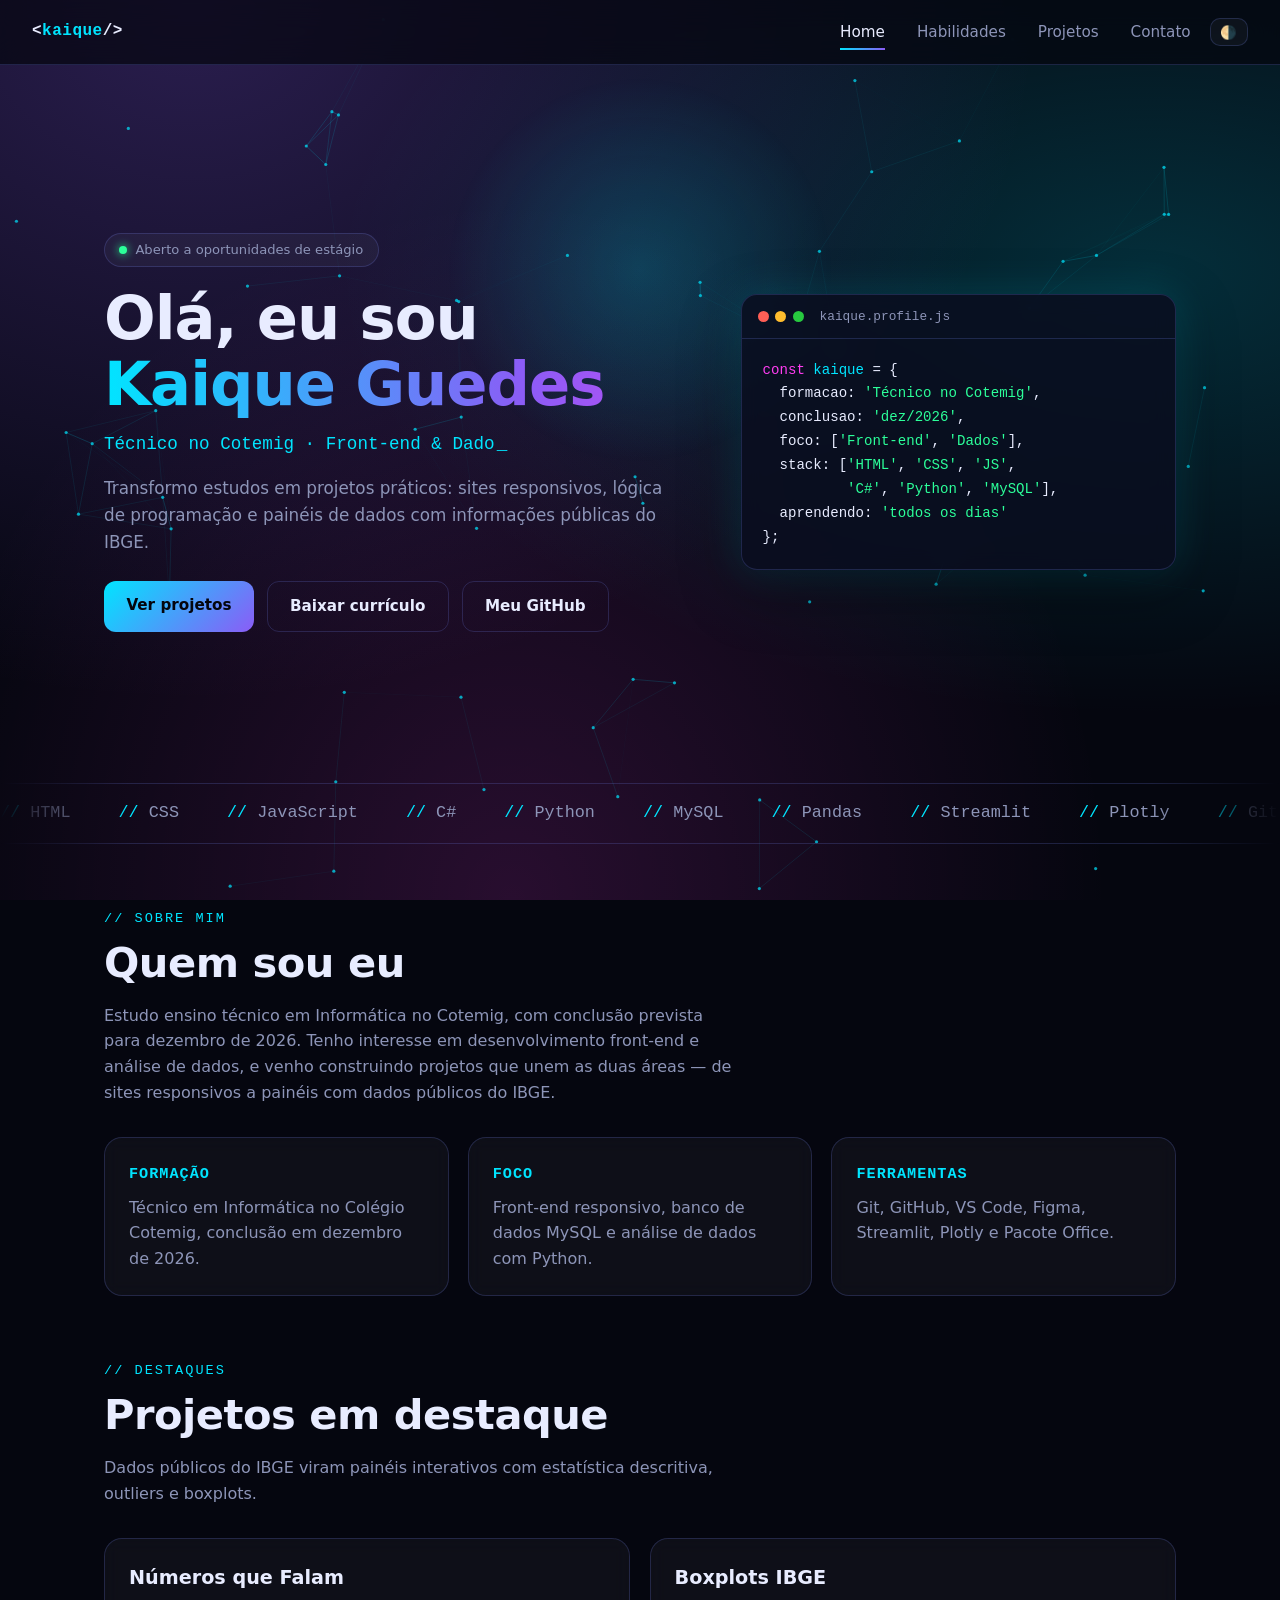
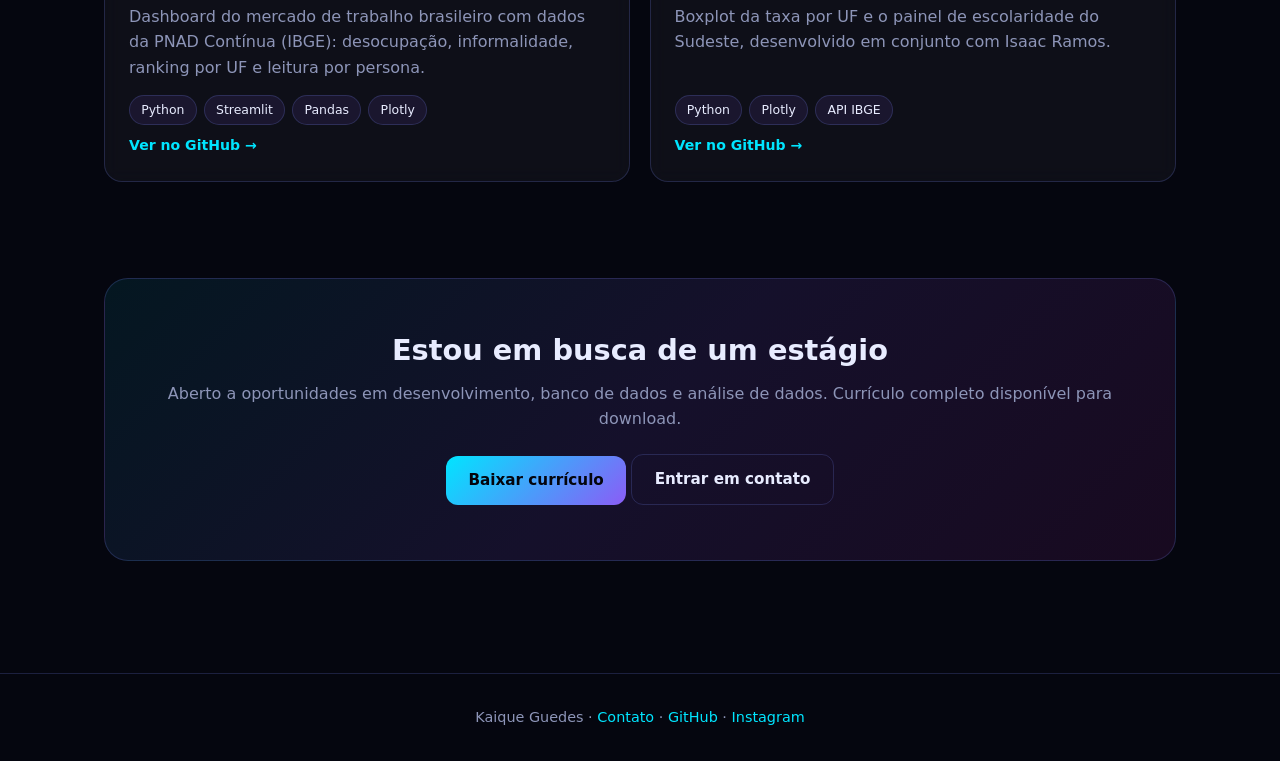
<file: index.html>
<!doctype html>
<html lang='pt-BR'>
<head>
  <meta charset='utf-8' />
  <meta name='viewport' content='width=device-width,initial-scale=1' />
  <meta name='description' content='Portfolio de Kaique Guedes: desenvolvimento front-end e analise de dados com Python.' />
  <meta name='theme-color' content='#05060f' />
  <meta property='og:type' content='website' />
  <meta property='og:title' content='Kaique Guedes — Desenvolvimento & Dados' />
  <meta property='og:description' content='Estudante de Tecnico em Informatica no Cotemig. Sites responsivos e paineis de dados com Python e API do IBGE.' />
  <meta property='og:url' content='https://kaiqueguedes.github.io/portifolio/' />
  <meta name='twitter:card' content='summary_large_image' />
  <link rel='icon' type='image/svg+xml' href='favicon.svg' />
  <title>Kaique Guedes — Portfólio</title>
  <link rel='stylesheet' href='style.css' />
</head>
<body>
  <canvas id='net'></canvas><div id='progress'></div><div class='glow' id='glow'></div>
  <script src='main.js' defer></script>
  <header class='site-header'>
    <a class='logo' href='index.html'>&lt;<b>kaique</b>/&gt;</a>
    <nav class='nav'>
      <a href='index.html' class='active'>Home</a>
      <a href='skills.html'>Habilidades</a>
      <a href='projects.html'>Projetos</a>
      <a href='contact.html'>Contato</a>
      <button id='theme-toggle' aria-label='Alternar tema'>🌗</button>
    </nav>
    <button class='mobile-menu' id='mobile-menu' aria-label='Menu'>☰</button>
  </header>

  <main>
    <section class='hero'>
      <div class='reveal'>
        <span class='badge'><i class='dot'></i> Aberto a oportunidades de estágio</span>
        <h1>Olá, eu sou <span class='grad'>Kaique Guedes</span></h1>
        <h2 class='typing' data-text='Técnico no Cotemig · Front-end & Dados com Python'></h2>
        <p>Transformo estudos em projetos práticos: sites responsivos, lógica de programação e painéis de dados com informações públicas do IBGE.</p>
        <div class='hero-cta'>
          <a class='btn' href='projects.html'>Ver projetos</a>
          <a class='btn outline' href='Curriculo-Kaique-Guedes.pdf' download>Baixar currículo</a>
          <a class='btn outline' href='https://github.com/Kaiqueguedes' target='_blank' rel='noopener'>Meu GitHub</a>
        </div>
      </div>
      <div class='terminal reveal d2'>
        <div class='term-bar'><i></i><i></i><i></i><span>kaique.profile.js</span></div>
<pre><code><span class='k'>const</span> <span class='p'>kaique</span> = {
  formacao: <span class='s'>'Técnico no Cotemig'</span>,
  conclusao: <span class='s'>'dez/2026'</span>,
  foco: [<span class='s'>'Front-end'</span>, <span class='s'>'Dados'</span>],
  stack: [<span class='s'>'HTML'</span>, <span class='s'>'CSS'</span>, <span class='s'>'JS'</span>,
          <span class='s'>'C#'</span>, <span class='s'>'Python'</span>, <span class='s'>'MySQL'</span>],
  aprendendo: <span class='s'>'todos os dias'</span>
};</code></pre>
      </div>
    </section>

    <div class='marquee reveal'><div class='track'>
      <span>HTML</span><span>CSS</span><span>JavaScript</span><span>C#</span><span>Python</span><span>MySQL</span><span>Pandas</span><span>Streamlit</span><span>Plotly</span><span>Git</span><span>GitHub</span><span>Figma</span>
      <span>HTML</span><span>CSS</span><span>JavaScript</span><span>C#</span><span>Python</span><span>MySQL</span><span>Pandas</span><span>Streamlit</span><span>Plotly</span><span>Git</span><span>GitHub</span><span>Figma</span>
    </div></div>

    <section class='container'>
      <div class='eyebrow reveal'>// sobre mim</div>
      <h3 class='section-title reveal'>Quem sou eu</h3>
      <p class='lead reveal'>Estudo ensino técnico em Informática no Cotemig, com conclusão prevista para dezembro de 2026. Tenho interesse em desenvolvimento front-end e análise de dados, e venho construindo projetos que unem as duas áreas — de sites responsivos a painéis com dados públicos do IBGE.</p>
      <div class='grid g3'>
        <div class='card reveal'><h4>Formação</h4><p>Técnico em Informática no Colégio Cotemig, conclusão em dezembro de 2026.</p></div>
        <div class='card reveal d1'><h4>Foco</h4><p>Front-end responsivo, banco de dados MySQL e análise de dados com Python.</p></div>
        <div class='card reveal d2'><h4>Ferramentas</h4><p>Git, GitHub, VS Code, Figma, Streamlit, Plotly e Pacote Office.</p></div>
      </div>
    </section>

    <section class='container'>
      <div class='eyebrow reveal'>// destaques</div>
      <h3 class='section-title reveal'>Projetos em destaque</h3>
      <p class='lead reveal'>Dados públicos do IBGE viram painéis interativos com estatística descritiva, outliers e boxplots.</p>
      <div class='grid g2'>
        <a class='project-card reveal' href='https://github.com/Kaiqueguedes/analise-de-dados-python' target='_blank' rel='noopener'>
          <h2>Números que Falam</h2>
          <p>Dashboard do mercado de trabalho brasileiro com dados da PNAD Contínua (IBGE): desocupação, informalidade, ranking por UF e leitura por persona.</p>
          <div class='tags'><span class='tag'>Python</span><span class='tag'>Streamlit</span><span class='tag'>Pandas</span><span class='tag'>Plotly</span></div>
          <span class='go'>Ver no GitHub →</span>
        </a>
        <a class='project-card reveal d1' href='https://github.com/Kaiqueguedes/numeros-que-falam-boxplots' target='_blank' rel='noopener'>
          <h2>Boxplots IBGE</h2>
          <p>Boxplot da taxa por UF e o painel de escolaridade do Sudeste, desenvolvido em conjunto com Isaac Ramos.</p>
          <div class='tags'><span class='tag'>Python</span><span class='tag'>Plotly</span><span class='tag'>API IBGE</span></div>
          <span class='go'>Ver no GitHub →</span>
        </a>
      </div>
    </section>

    <section class='container'>
      <div class='cta reveal'>
        <h3>Estou em busca de um estágio</h3>
        <p>Aberto a oportunidades em desenvolvimento, banco de dados e análise de dados. Currículo completo disponível para download.</p>
        <a class='btn' href='Curriculo-Kaique-Guedes.pdf' download>Baixar currículo</a>
        <a class='btn outline' href='contact.html'>Entrar em contato</a>
      </div>
    </section>
  </main>

  <footer class='site-footer'><div class='container'>Kaique Guedes · <a href='contact.html'>Contato</a> · <a href='https://github.com/Kaiqueguedes' target='_blank' rel='noopener'>GitHub</a> · <a href='https://instagram.com/kaique_.guedes' target='_blank' rel='noopener'>Instagram</a></div></footer>
</body>
</html>
</file>
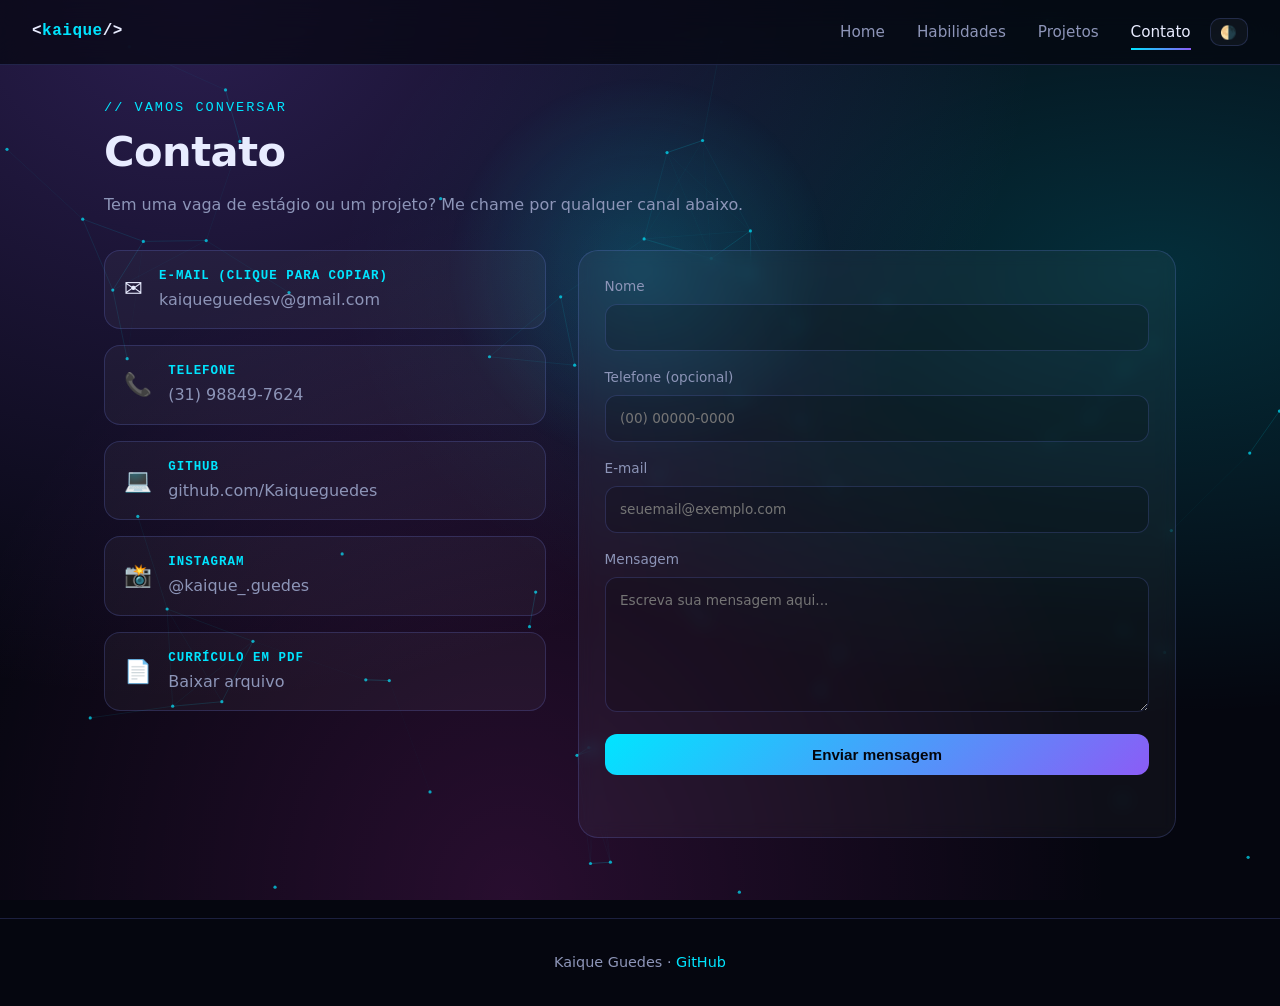
<file: contact.html>
<!doctype html>
<html lang='pt-BR'>
<head>
  <meta charset='utf-8' />
  <meta name='viewport' content='width=device-width,initial-scale=1' />
  <meta name='description' content='Contato de Kaique Guedes: e-mail, telefone, GitHub e Instagram.' />
  <meta name='theme-color' content='#05060f' />
  <meta property='og:type' content='website' />
  <meta property='og:title' content='Contato — Kaique Guedes' />
  <meta property='og:description' content='Fale com Kaique Guedes por e-mail, GitHub ou Instagram.' />
  <meta property='og:url' content='https://kaiqueguedes.github.io/portifolio/contact.html' />
  <link rel='icon' type='image/svg+xml' href='favicon.svg' />
  <title>Contato — Kaique Guedes</title>
  <link rel='stylesheet' href='style.css' />
</head>
<body>
  <canvas id='net'></canvas><div id='progress'></div><div class='glow' id='glow'></div>
  <script src='main.js' defer></script>
  <header class='site-header'>
    <a class='logo' href='index.html'>&lt;<b>kaique</b>/&gt;</a>
    <nav class='nav'>
      <a href='index.html'>Home</a>
      <a href='skills.html'>Habilidades</a>
      <a href='projects.html'>Projetos</a>
      <a href='contact.html' class='active'>Contato</a>
      <button id='theme-toggle' aria-label='Alternar tema'>🌗</button>
    </nav>
    <button class='mobile-menu' id='mobile-menu' aria-label='Menu'>☰</button>
  </header>

  <main class='container'>
    <div class='eyebrow reveal'>// vamos conversar</div>
    <h1 class='page-title reveal'>Contato</h1>
    <p class='lead reveal'>Tem uma vaga de estágio ou um projeto? Me chame por qualquer canal abaixo.</p>
    <div class='contact-wrap'>
      <div class='contact-list'>
        <a class='contact-item reveal' id='copy-mail' href='mailto:kaiqueguedesv@gmail.com'><div class='ico'>✉️</div><div><b>E-mail (clique para copiar)</b><span>kaiqueguedesv@gmail.com</span></div></a>
        <a class='contact-item reveal d1' href='tel:+5531988497624'><div class='ico'>📞</div><div><b>Telefone</b><span>(31) 98849-7624</span></div></a>
        <a class='contact-item reveal d2' href='https://github.com/Kaiqueguedes' target='_blank' rel='noopener'><div class='ico'>💻</div><div><b>GitHub</b><span>github.com/Kaiqueguedes</span></div></a>
        <a class='contact-item reveal d3' href='https://instagram.com/kaique_.guedes' target='_blank' rel='noopener'><div class='ico'>📸</div><div><b>Instagram</b><span>@kaique_.guedes</span></div></a>
        <a class='contact-item reveal d3' href='Curriculo-Kaique-Guedes.pdf' download><div class='ico'>📄</div><div><b>Currículo em PDF</b><span>Baixar arquivo</span></div></a>
      </div>
      <form id='contact-form' class='contact-form reveal d1' novalidate>
        <label>Nome<input type='text' id='name' name='name' required /></label>
        <label>Telefone (opcional)<input type='tel' id='phone' name='phone' placeholder='(00) 00000-0000' /></label>
        <label>E-mail<input type='email' id='email' name='email' required placeholder='seuemail@exemplo.com' /></label>
        <label>Mensagem<textarea id='message' name='message' rows='5' required placeholder='Escreva sua mensagem aqui...'></textarea></label>
        <button class='btn' type='submit'>Enviar mensagem</button>
        <div id='form-status' aria-live='polite'></div>
      </form>
    </div>
  </main>

  <footer class='site-footer'><div class='container'>Kaique Guedes · <a href='https://github.com/Kaiqueguedes' target='_blank' rel='noopener'>GitHub</a></div></footer>
</body>
</html>
</file>
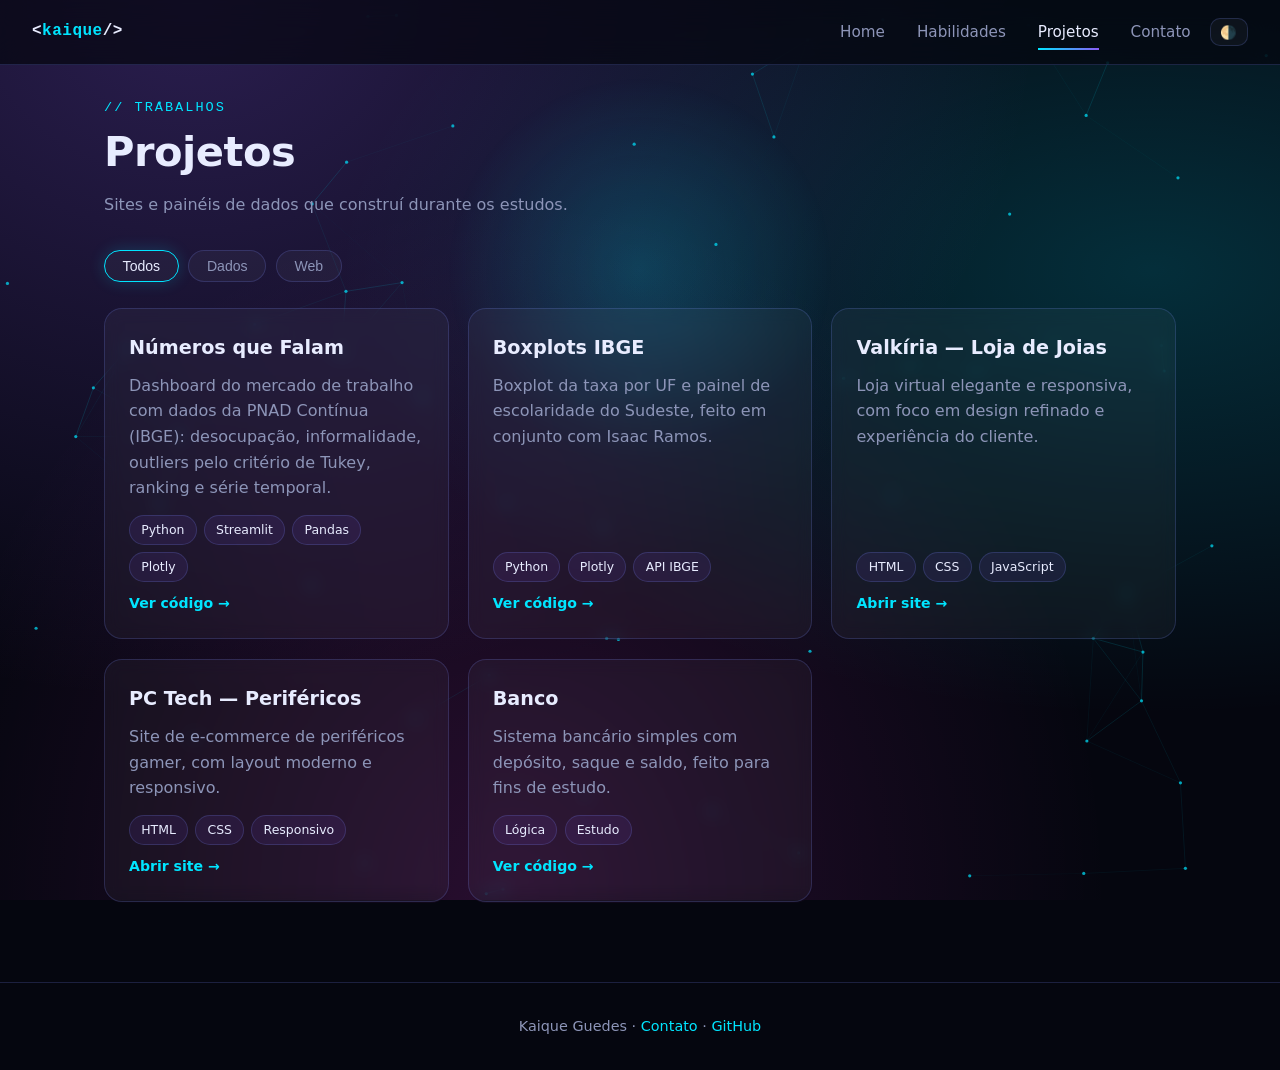
<file: projects.html>
<!doctype html>
<html lang='pt-BR'>
<head>
  <meta charset='utf-8' />
  <meta name='viewport' content='width=device-width,initial-scale=1' />
  <meta name='description' content='Projetos de Kaique Guedes: paineis de dados com Python e sites responsivos.' />
  <meta name='theme-color' content='#05060f' />
  <meta property='og:type' content='website' />
  <meta property='og:title' content='Projetos — Kaique Guedes' />
  <meta property='og:description' content='Paineis de dados com Python e sites responsivos em HTML, CSS e JavaScript.' />
  <meta property='og:url' content='https://kaiqueguedes.github.io/portifolio/projects.html' />
  <link rel='icon' type='image/svg+xml' href='favicon.svg' />
  <title>Projetos — Kaique Guedes</title>
  <link rel='stylesheet' href='style.css' />
</head>
<body>
  <canvas id='net'></canvas><div id='progress'></div><div class='glow' id='glow'></div>
  <script src='main.js' defer></script>
  <header class='site-header'>
    <a class='logo' href='index.html'>&lt;<b>kaique</b>/&gt;</a>
    <nav class='nav'>
      <a href='index.html'>Home</a>
      <a href='skills.html'>Habilidades</a>
      <a href='projects.html' class='active'>Projetos</a>
      <a href='contact.html'>Contato</a>
      <button id='theme-toggle' aria-label='Alternar tema'>🌗</button>
    </nav>
    <button class='mobile-menu' id='mobile-menu' aria-label='Menu'>☰</button>
  </header>

  <main class='container'>
    <div class='eyebrow reveal'>// trabalhos</div>
    <h1 class='page-title reveal'>Projetos</h1>
    <p class='lead reveal'>Sites e painéis de dados que construí durante os estudos.</p>
    <div class='filters reveal'>
      <button class='filter on' data-filter='all'>Todos</button>
      <button class='filter' data-filter='dados'>Dados</button>
      <button class='filter' data-filter='web'>Web</button>
    </div>
    <section class='grid g3'>
      <a class='project-card reveal' data-cat='dados' href='https://github.com/Kaiqueguedes/analise-de-dados-python' target='_blank' rel='noopener'>
        <h2>Números que Falam</h2>
        <p>Dashboard do mercado de trabalho com dados da PNAD Contínua (IBGE): desocupação, informalidade, outliers pelo critério de Tukey, ranking e série temporal.</p>
        <div class='tags'><span class='tag'>Python</span><span class='tag'>Streamlit</span><span class='tag'>Pandas</span><span class='tag'>Plotly</span></div>
        <span class='go'>Ver código →</span>
      </a>
      <a class='project-card reveal d1' data-cat='dados' href='https://github.com/Kaiqueguedes/numeros-que-falam-boxplots' target='_blank' rel='noopener'>
        <h2>Boxplots IBGE</h2>
        <p>Boxplot da taxa por UF e painel de escolaridade do Sudeste, feito em conjunto com Isaac Ramos.</p>
        <div class='tags'><span class='tag'>Python</span><span class='tag'>Plotly</span><span class='tag'>API IBGE</span></div>
        <span class='go'>Ver código →</span>
      </a>
      <a class='project-card reveal d2' data-cat='web' href='https://kaiqueguedes.github.io/saite-e-comerce' target='_blank' rel='noopener'>
        <h2>Valkíria — Loja de Joias</h2>
        <p>Loja virtual elegante e responsiva, com foco em design refinado e experiência do cliente.</p>
        <div class='tags'><span class='tag'>HTML</span><span class='tag'>CSS</span><span class='tag'>JavaScript</span></div>
        <span class='go'>Abrir site →</span>
      </a>
      <a class='project-card reveal' data-cat='web' href='https://kaiqueguedes.github.io/saite' target='_blank' rel='noopener'>
        <h2>PC Tech — Periféricos</h2>
        <p>Site de e-commerce de periféricos gamer, com layout moderno e responsivo.</p>
        <div class='tags'><span class='tag'>HTML</span><span class='tag'>CSS</span><span class='tag'>Responsivo</span></div>
        <span class='go'>Abrir site →</span>
      </a>
      <a class='project-card reveal d1' data-cat='web' href='https://github.com/Kaiqueguedes/banco' target='_blank' rel='noopener'>
        <h2>Banco</h2>
        <p>Sistema bancário simples com depósito, saque e saldo, feito para fins de estudo.</p>
        <div class='tags'><span class='tag'>Lógica</span><span class='tag'>Estudo</span></div>
        <span class='go'>Ver código →</span>
      </a>
    </section>
  </main>

  <footer class='site-footer'><div class='container'>Kaique Guedes · <a href='contact.html'>Contato</a> · <a href='https://github.com/Kaiqueguedes' target='_blank' rel='noopener'>GitHub</a></div></footer>
</body>
</html>
</file>
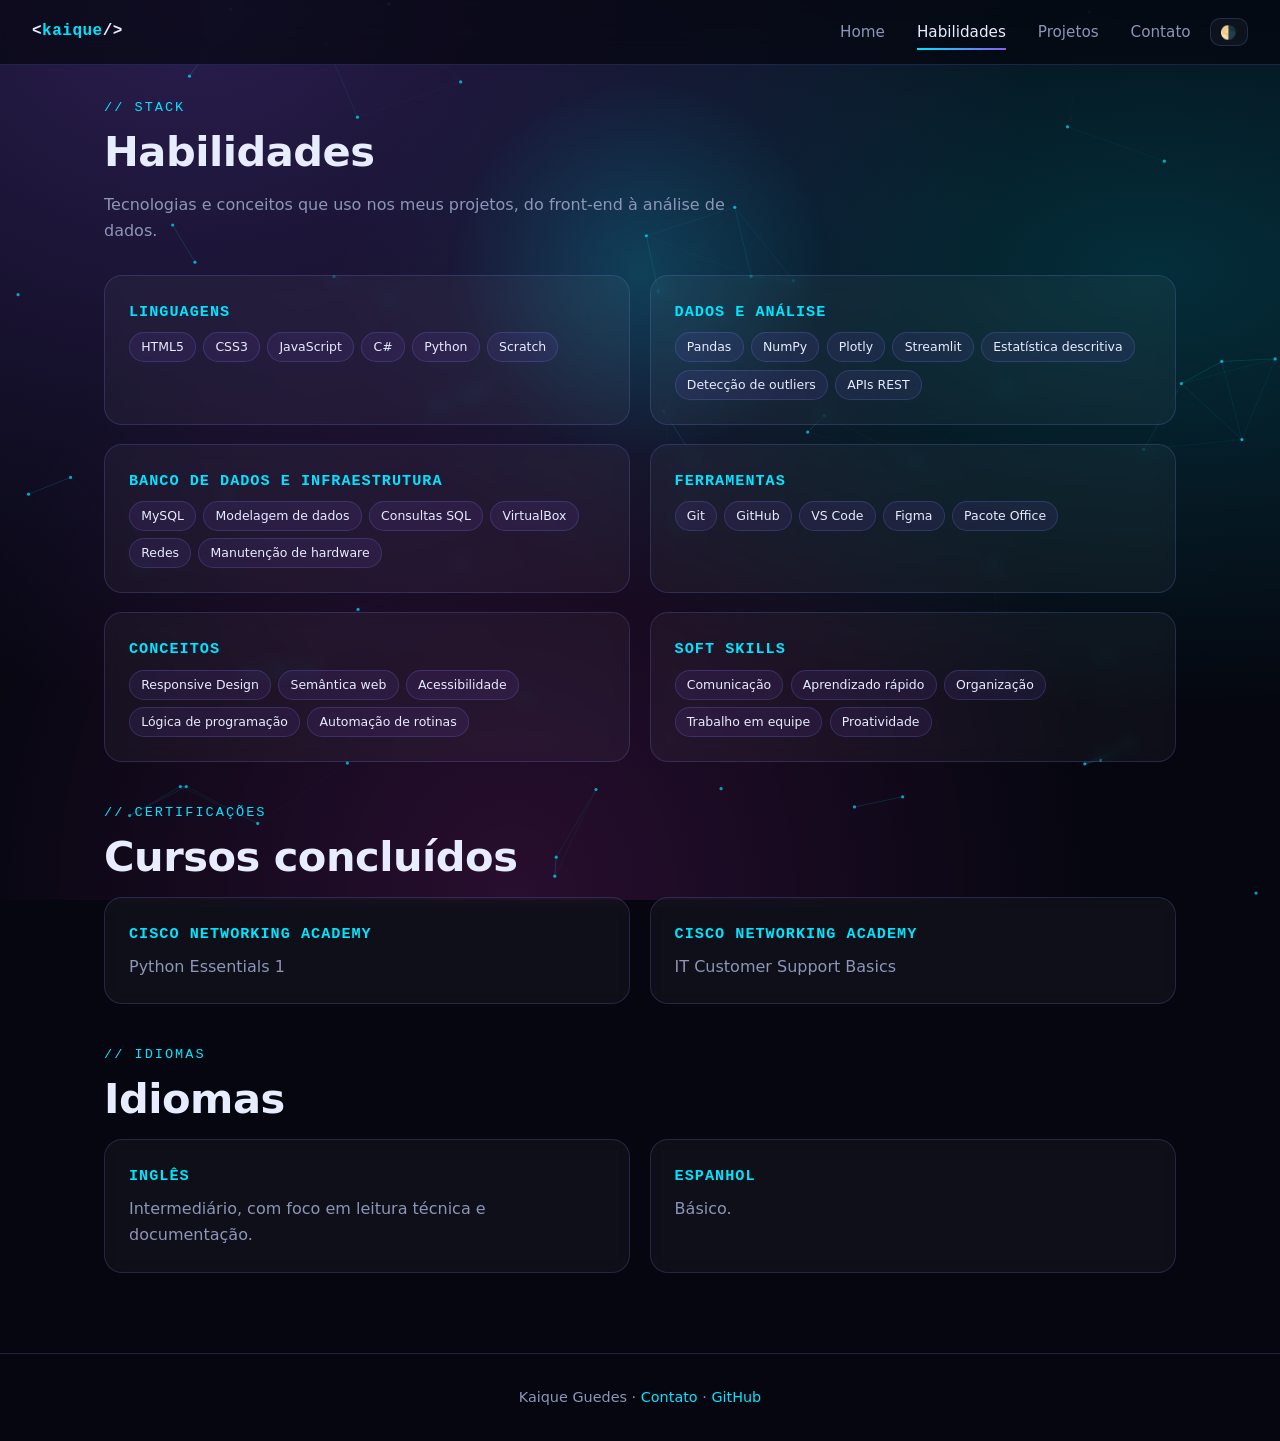
<file: skills.html>
<!doctype html>
<html lang='pt-BR'>
<head>
  <meta charset='utf-8' />
  <meta name='viewport' content='width=device-width,initial-scale=1' />
  <meta name='description' content='Habilidades de Kaique Guedes: desenvolvimento front-end, banco de dados e analise de dados com Python.' />
  <meta name='theme-color' content='#05060f' />
  <meta property='og:type' content='website' />
  <meta property='og:title' content='Habilidades — Kaique Guedes' />
  <meta property='og:description' content='Desenvolvimento front-end, banco de dados MySQL e analise de dados com Python.' />
  <meta property='og:url' content='https://kaiqueguedes.github.io/portifolio/skills.html' />
  <link rel='icon' type='image/svg+xml' href='favicon.svg' />
  <title>Habilidades — Kaique Guedes</title>
  <link rel='stylesheet' href='style.css' />
</head>
<body>
  <canvas id='net'></canvas><div id='progress'></div><div class='glow' id='glow'></div>
  <script src='main.js' defer></script>
  <header class='site-header'>
    <a class='logo' href='index.html'>&lt;<b>kaique</b>/&gt;</a>
    <nav class='nav'>
      <a href='index.html'>Home</a>
      <a href='skills.html' class='active'>Habilidades</a>
      <a href='projects.html'>Projetos</a>
      <a href='contact.html'>Contato</a>
      <button id='theme-toggle' aria-label='Alternar tema'>🌗</button>
    </nav>
    <button class='mobile-menu' id='mobile-menu' aria-label='Menu'>☰</button>
  </header>

  <main class='container'>
    <div class='eyebrow reveal'>// stack</div>
    <h1 class='page-title reveal'>Habilidades</h1>
    <p class='lead reveal'>Tecnologias e conceitos que uso nos meus projetos, do front-end à análise de dados.</p>
    <section class='grid g2'>
      <div class='skill-card reveal'><h4>Linguagens</h4><div class='tags'><span class='tag'>HTML5</span><span class='tag'>CSS3</span><span class='tag'>JavaScript</span><span class='tag'>C#</span><span class='tag'>Python</span><span class='tag'>Scratch</span></div></div>
      <div class='skill-card reveal d1'><h4>Dados e análise</h4><div class='tags'><span class='tag'>Pandas</span><span class='tag'>NumPy</span><span class='tag'>Plotly</span><span class='tag'>Streamlit</span><span class='tag'>Estatística descritiva</span><span class='tag'>Detecção de outliers</span><span class='tag'>APIs REST</span></div></div>
      <div class='skill-card reveal'><h4>Banco de dados e infraestrutura</h4><div class='tags'><span class='tag'>MySQL</span><span class='tag'>Modelagem de dados</span><span class='tag'>Consultas SQL</span><span class='tag'>VirtualBox</span><span class='tag'>Redes</span><span class='tag'>Manutenção de hardware</span></div></div>
      <div class='skill-card reveal d1'><h4>Ferramentas</h4><div class='tags'><span class='tag'>Git</span><span class='tag'>GitHub</span><span class='tag'>VS Code</span><span class='tag'>Figma</span><span class='tag'>Pacote Office</span></div></div>
      <div class='skill-card reveal'><h4>Conceitos</h4><div class='tags'><span class='tag'>Responsive Design</span><span class='tag'>Semântica web</span><span class='tag'>Acessibilidade</span><span class='tag'>Lógica de programação</span><span class='tag'>Automação de rotinas</span></div></div>
      <div class='skill-card reveal d1'><h4>Soft skills</h4><div class='tags'><span class='tag'>Comunicação</span><span class='tag'>Aprendizado rápido</span><span class='tag'>Organização</span><span class='tag'>Trabalho em equipe</span><span class='tag'>Proatividade</span></div></div>
    </section>

    <div class='eyebrow reveal' style='margin-top:2.5rem'>// certificações</div>
    <h3 class='section-title reveal'>Cursos concluídos</h3>
    <div class='grid g2'>
      <div class='card reveal'><h4>Cisco Networking Academy</h4><p>Python Essentials 1</p></div>
      <div class='card reveal d1'><h4>Cisco Networking Academy</h4><p>IT Customer Support Basics</p></div>
    </div>

    <div class='eyebrow reveal' style='margin-top:2.5rem'>// idiomas</div>
    <h3 class='section-title reveal'>Idiomas</h3>
    <div class='grid g2'>
      <div class='card reveal'><h4>Inglês</h4><p>Intermediário, com foco em leitura técnica e documentação.</p></div>
      <div class='card reveal d1'><h4>Espanhol</h4><p>Básico.</p></div>
    </div>
  </main>

  <footer class='site-footer'><div class='container'>Kaique Guedes · <a href='contact.html'>Contato</a> · <a href='https://github.com/Kaiqueguedes' target='_blank' rel='noopener'>GitHub</a></div></footer>
</body>
</html>
</file>
<file: style.css>
:root{--bg:#05060f;--bg2:#0a0d1f;--text:#e8ecff;--muted:#8d95b8;--a:#00e5ff;--b:#8b5cf6;--c:#ff3df2;--card:rgba(255,255,255,.04);--line:rgba(120,140,255,.2);--shadow:rgba(0,229,255,.18);--container:1120px}
[data-theme='light']{--bg:#f3f5ff;--bg2:#e8ecff;--text:#0b1030;--muted:#4f5778;--a:#0070f3;--b:#6d3be8;--c:#d11fc4;--card:rgba(255,255,255,.75);--line:rgba(60,70,160,.2);--shadow:rgba(0,112,243,.14)}
*{box-sizing:border-box}
html{scroll-behavior:smooth}
body{margin:0;font-family:Inter,'Segoe UI',system-ui,Arial,sans-serif;background:var(--bg);color:var(--text);-webkit-font-smoothing:antialiased;line-height:1.6;overflow-x:hidden;background-image:linear-gradient(var(--line) 1px,transparent 1px),linear-gradient(90deg,var(--line) 1px,transparent 1px);background-size:56px 56px;background-attachment:fixed}
body::before{content:'';position:fixed;inset:0;z-index:-2;background:radial-gradient(ellipse at 15% 0%,rgba(139,92,246,.28),transparent 55%),radial-gradient(ellipse at 90% 30%,rgba(0,229,255,.18),transparent 50%),radial-gradient(ellipse at 40% 100%,rgba(255,61,242,.14),transparent 55%),var(--bg)}
#net{position:fixed;inset:0;z-index:-1;width:100%;height:100%;pointer-events:none}
#progress{position:fixed;top:0;left:0;height:3px;width:0;z-index:100;background:linear-gradient(90deg,var(--a),var(--b),var(--c));box-shadow:0 0 12px var(--a)}
.glow{position:fixed;width:420px;height:420px;border-radius:50%;pointer-events:none;z-index:-1;background:radial-gradient(circle,var(--shadow),transparent 65%);transform:translate(-50%,-50%);left:50%;top:30%;transition:opacity .3s}
a{color:var(--a);text-decoration:none}
.container{max-width:var(--container);margin:0 auto;padding:2rem 1.5rem}
.site-header{position:sticky;top:0;z-index:50;display:flex;align-items:center;justify-content:space-between;padding:.9rem 2rem;background:color-mix(in srgb,var(--bg) 70%,transparent);backdrop-filter:blur(14px);border-bottom:1px solid var(--line)}
.logo{font-weight:800;letter-spacing:.5px;color:var(--text);font-family:'Courier New',monospace}
.logo b{color:var(--a)}
.nav{display:flex;gap:.4rem;align-items:center}
.nav a{position:relative;padding:.35rem .8rem;color:var(--muted);font-size:.95rem;transition:color .25s}
.nav a::after{content:'';position:absolute;left:.8rem;right:.8rem;bottom:0;height:2px;background:linear-gradient(90deg,var(--a),var(--b));transform:scaleX(0);transform-origin:left;transition:transform .3s}
.nav a:hover,.nav a.active{color:var(--text)}
.nav a:hover::after,.nav a.active::after{transform:scaleX(1)}
#theme-toggle,.mobile-menu{border:1px solid var(--line);background:var(--card);color:var(--text);border-radius:10px;cursor:pointer;padding:.35rem .6rem;transition:.25s}
#theme-toggle:hover{border-color:var(--a);box-shadow:0 0 14px var(--shadow)}
.mobile-menu{display:none;font-size:1.1rem}
.hero{max-width:var(--container);margin:0 auto;padding:5rem 1.5rem 3rem;display:grid;grid-template-columns:1.15fr .85fr;gap:3rem;align-items:center;min-height:78vh}
.badge{display:inline-flex;align-items:center;gap:.5rem;padding:.35rem .9rem;border:1px solid var(--line);border-radius:999px;background:var(--card);font-size:.82rem;color:var(--muted);margin-bottom:1.2rem}
.dot{width:8px;height:8px;border-radius:50%;background:#2cff9a;box-shadow:0 0 10px #2cff9a;animation:pulse 1.8s infinite}
@keyframes pulse{50%{opacity:.35;transform:scale(1.5)}}
.hero h1{font-size:clamp(2.2rem,5vw,3.8rem);line-height:1.08;margin:0 0 .8rem;letter-spacing:-1px}
.grad{background:linear-gradient(90deg,var(--a),var(--b),var(--c),var(--a));background-size:250% 100%;-webkit-background-clip:text;background-clip:text;color:transparent;animation:flow 6s linear infinite}
@keyframes flow{to{background-position:250% 0}}
.hero h2{font-size:1.1rem;font-weight:500;color:var(--a);margin:0 0 1rem;min-height:1.6em;font-family:'Courier New',monospace}
.typing::after{content:'_';animation:blink 1s steps(1) infinite;margin-left:2px}
@keyframes blink{50%{opacity:0}}
.hero p{color:var(--muted);max-width:560px;font-size:1.05rem}
.hero-cta{display:flex;flex-wrap:wrap;gap:.8rem;margin-top:1.6rem}
.btn{position:relative;display:inline-block;padding:.75rem 1.4rem;border-radius:12px;background:linear-gradient(135deg,var(--a),var(--b));color:#04050d;font-weight:700;border:0;cursor:pointer;font-size:.95rem;transition:transform .25s,box-shadow .25s;overflow:hidden}
.btn:hover{transform:translateY(-3px);box-shadow:0 10px 30px var(--shadow),0 0 22px var(--shadow)}
.btn.outline{background:transparent;color:var(--text);border:1px solid var(--line)}
.btn.outline:hover{border-color:var(--a);color:var(--a)}
.terminal{border:1px solid var(--line);border-radius:16px;background:color-mix(in srgb,var(--bg2) 85%,transparent);backdrop-filter:blur(10px);box-shadow:0 20px 60px rgba(0,0,0,.35),0 0 40px var(--shadow);animation:float 6s ease-in-out infinite}
@keyframes float{50%{transform:translateY(-12px)}}
.term-bar{display:flex;align-items:center;gap:.4rem;padding:.7rem 1rem;border-bottom:1px solid var(--line)}
.term-bar i{width:11px;height:11px;border-radius:50%;background:#ff5f56}
.term-bar i:nth-child(2){background:#ffbd2e}
.term-bar i:nth-child(3){background:#27c93f}
.term-bar span{margin-left:.6rem;color:var(--muted);font-size:.8rem;font-family:'Courier New',monospace}
.terminal pre{margin:0;padding:1.2rem 1.3rem;font-family:'Courier New',monospace;font-size:.88rem;line-height:1.7;overflow-x:auto}
.k{color:var(--c)}.s{color:#2cff9a}.p{color:var(--a)}
h1.page-title,.section-title{font-size:clamp(1.8rem,4vw,2.6rem);margin:0 0 .4rem;letter-spacing:-.5px}
.eyebrow{font-family:'Courier New',monospace;color:var(--a);font-size:.85rem;letter-spacing:2px;text-transform:uppercase}
.lead{color:var(--muted);max-width:640px;margin:0 0 2rem}
.grid{display:grid;gap:1.2rem}
.g3{grid-template-columns:repeat(3,1fr)}
.g2{grid-template-columns:repeat(2,1fr)}
.card,.project-card,.skill-card{position:relative;padding:1.5rem;border-radius:18px;background:var(--card);border:1px solid var(--line);backdrop-filter:blur(8px);transition:transform .25s,border-color .25s,box-shadow .3s;color:var(--text);overflow:hidden;transform-style:preserve-3d}
.card::before,.project-card::before,.skill-card::before{content:'';position:absolute;inset:0;background:radial-gradient(circle 180px at var(--mx,50%) var(--my,0%),var(--shadow),transparent 70%);opacity:0;transition:opacity .3s;pointer-events:none}
.card:hover,.project-card:hover,.skill-card:hover{border-color:var(--a);box-shadow:0 14px 40px var(--shadow)}
.card:hover::before,.project-card:hover::before,.skill-card:hover::before{opacity:1}
.card h4,.skill-card h4{margin:0 0 .5rem;color:var(--a);font-family:'Courier New',monospace;font-size:.95rem;letter-spacing:1px;text-transform:uppercase}
.card p{margin:0;color:var(--muted)}
.project-card{display:flex;flex-direction:column;gap:.6rem}
.project-card h2{margin:0;font-size:1.2rem}
.project-card p{margin:0;color:var(--muted);flex:1}
.project-card .go{color:var(--a);font-size:.88rem;font-weight:600}
.project-card.hide{display:none}
.tags{display:flex;flex-wrap:wrap;gap:.45rem;margin-top:.3rem}
.tag{padding:.25rem .7rem;border-radius:999px;border:1px solid var(--line);background:rgba(139,92,246,.1);font-size:.78rem;color:var(--text);transition:.25s}
.tag:hover{border-color:var(--a);color:var(--a);transform:translateY(-2px)}
.filters{display:flex;flex-wrap:wrap;gap:.6rem;margin-bottom:1.6rem}
.filter{padding:.45rem 1.1rem;border-radius:999px;border:1px solid var(--line);background:var(--card);color:var(--muted);cursor:pointer;font-size:.88rem;transition:.25s}
.filter:hover,.filter.on{color:var(--text);border-color:var(--a);box-shadow:0 0 16px var(--shadow)}
.marquee{overflow:hidden;border-block:1px solid var(--line);padding:1rem 0;margin:1rem 0 2rem;-webkit-mask-image:linear-gradient(90deg,transparent,#000 10%,#000 90%,transparent);mask-image:linear-gradient(90deg,transparent,#000 10%,#000 90%,transparent)}
.track{display:flex;gap:3rem;width:max-content;animation:scroll 28s linear infinite}
.track span{font-family:'Courier New',monospace;color:var(--muted);font-size:1.05rem;white-space:nowrap}
.track span::before{content:'// ';color:var(--a)}
@keyframes scroll{to{transform:translateX(-50%)}}
.cta{text-align:center;padding:3rem 1.5rem;border-radius:24px;border:1px solid var(--line);background:linear-gradient(135deg,rgba(0,229,255,.08),rgba(139,92,246,.12),rgba(255,61,242,.08));margin:2rem 0}
.cta h3{font-size:1.8rem;margin:0 0 .5rem}
.cta p{color:var(--muted);margin:0 0 1.4rem}
.contact-wrap{display:grid;grid-template-columns:.85fr 1.15fr;gap:2rem;align-items:start}
.contact-list{display:grid;gap:1rem}
.contact-item{display:flex;gap:1rem;align-items:center;padding:1rem 1.2rem;border-radius:16px;border:1px solid var(--line);background:var(--card);color:var(--text);transition:.25s}
.contact-item:hover{border-color:var(--a);transform:translateX(6px);box-shadow:0 8px 28px var(--shadow)}
.contact-item b{display:block;font-size:.78rem;color:var(--a);font-family:'Courier New',monospace;letter-spacing:1px;text-transform:uppercase}
.contact-item span{color:var(--muted);word-break:break-all}
.ico{font-size:1.4rem}
.contact-form{display:grid;gap:1rem;padding:1.6rem;border-radius:20px;border:1px solid var(--line);background:var(--card);backdrop-filter:blur(8px)}
.contact-form label{display:block;font-size:.85rem;color:var(--muted)}
.contact-form input,.contact-form textarea{width:100%;margin-top:.35rem;padding:.75rem .9rem;border:1px solid var(--line);border-radius:12px;background:rgba(0,0,0,.18);color:var(--text);font:inherit;transition:.25s}
.contact-form input:focus,.contact-form textarea:focus{outline:0;border-color:var(--a);box-shadow:0 0 0 3px var(--shadow)}
#form-status{min-height:1.4em;font-size:.9rem}
.site-footer{border-top:1px solid var(--line);margin-top:3rem;color:var(--muted);font-size:.9rem;text-align:center}
.reveal{opacity:0;transform:translateY(24px);transition:opacity .7s ease,transform .7s ease}
.reveal.show{opacity:1;transform:none}
.d1{transition-delay:.1s}.d2{transition-delay:.2s}.d3{transition-delay:.3s}
@media (max-width:860px){.hero{grid-template-columns:1fr;padding-top:3rem;min-height:auto}.g3,.g2,.contact-wrap{grid-template-columns:1fr}.mobile-menu{display:block}.nav{display:none;position:absolute;top:100%;left:0;right:0;flex-direction:column;align-items:stretch;padding:1rem;background:var(--bg);border-bottom:1px solid var(--line)}.nav.open{display:flex}.site-header{padding:.8rem 1.2rem}}
@media (prefers-reduced-motion:reduce){*,*::before,*::after{animation:none!important;transition:none!important}.reveal{opacity:1;transform:none}}
</file>
